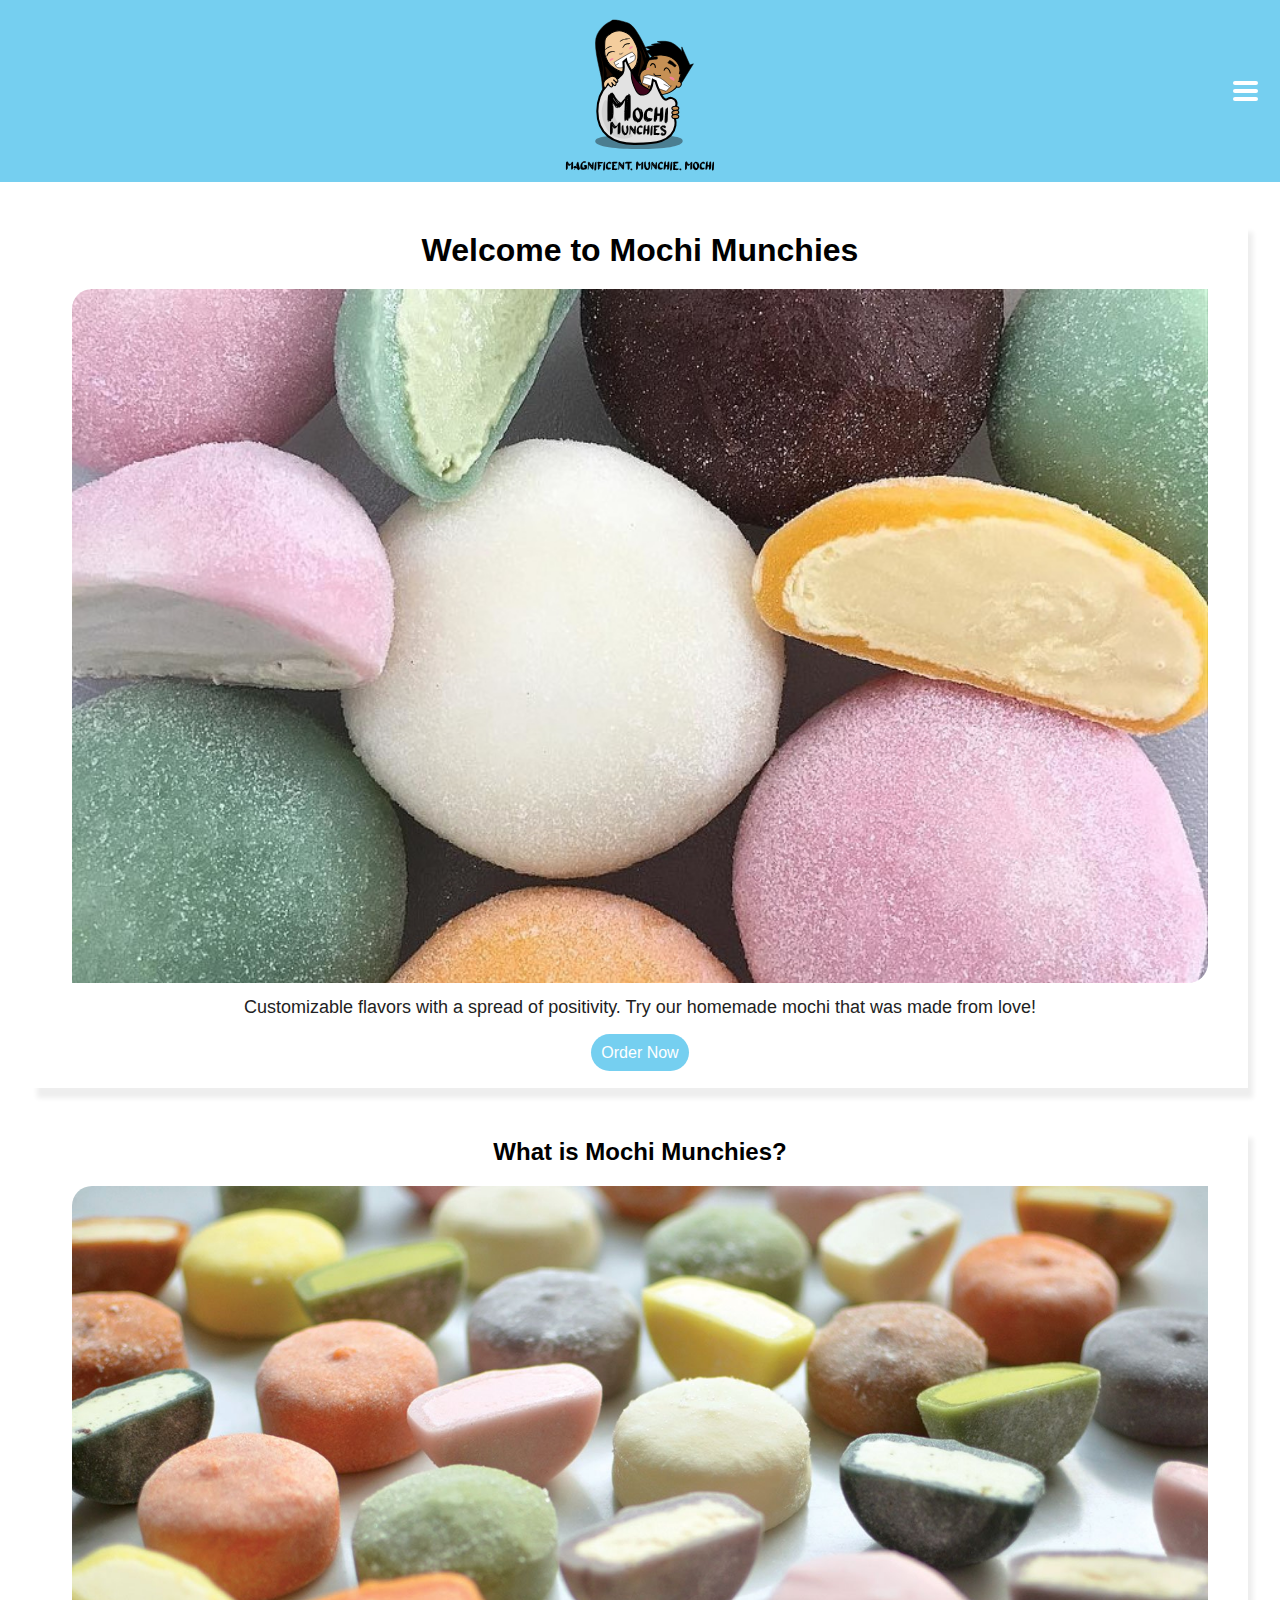
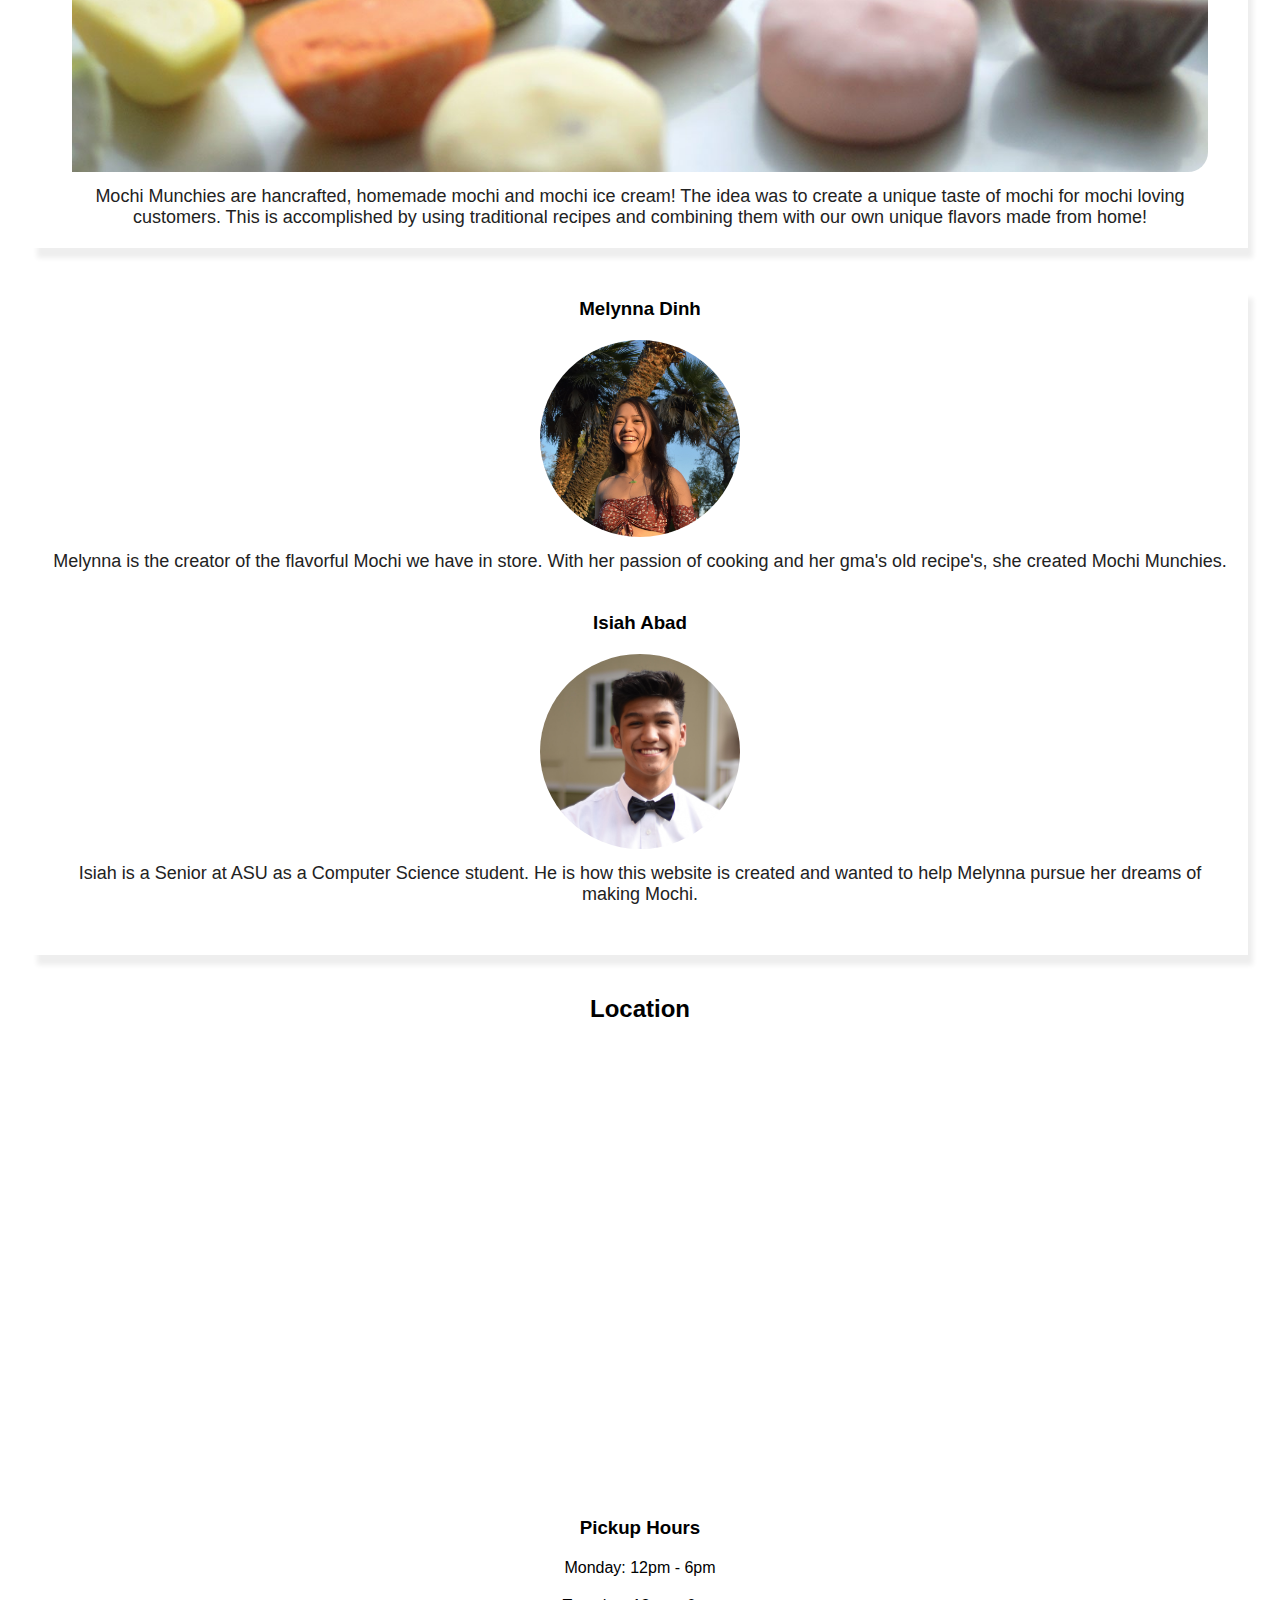
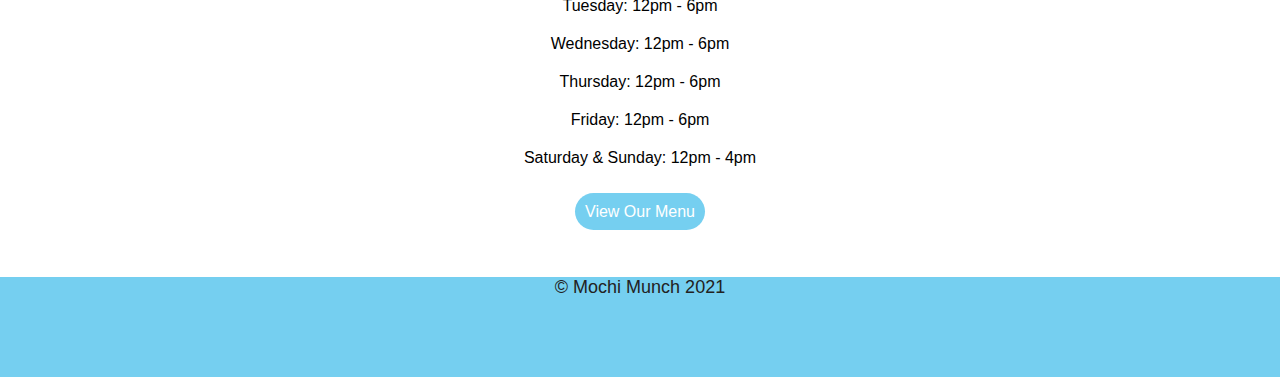
<file: index.html>
<!DOCTYPE html>
<html lang="en">
<head>
    <meta charset="UTF-8">
    <meta http-equiv="X-UA-Compatible" content="IE=edge">
    <meta name="viewport" content="width=device-width, initial-scale=1.0">
    <title>Mochi Munchies 2021</title>
    <link rel="stylesheet" href="styles.css">
</head>
<body>
    
    
    <div id="main-container">

        <header>

            <div class="nav-links" id="nav-links">

                <ul>
                    <li><a href="index.html" class="links">HOME</a></li>
                    <li><a href="" class="links">MENU</a></li>
                    <li><a href="" class="links">CONTACT</a></li>
                    <li><a href="" class="links">MOCHI GAME</a></li>
                </ul>

            </div>

            <div id="logoSlogan-container">
                
                <div id="logo-Container">
                
                    <img src="images/MochiMunchLogoNoBG.svg" alt="Mochi Munch Logo">
                    <img src="images/MMM.svg" alt="Slogan">
                
                </div>
                <div class="hamburger-container" id="hamburger-container" onclick="openNav()">
                        
                    <span class="line"></span>
                    <span class="line"></span>
                    <span class="line"></span>
            
                </div>
                    
            </div>
        </header>

        <main>
            <section>

                <h1>Welcome to Mochi Munchies</h1>

                <img src="images/slideshow-1.jpg" alt="Multiple Mochies image" class="slideshowImg">
                
                <p>Customizable flavors with a spread of positivity. Try our homemade mochi that was made from love!</p>

                <a href="menu.html" class="orderNow-Button" target="_blank">Order Now</a>
            </section>

            <section>
                <h2>What is Mochi Munchies?</h2>

                <img src="images/slideshow-3.jpg" alt="Multiple Mochies image" class="slideshowImg">
                
                <p>Mochi Munchies are hancrafted, homemade mochi and mochi ice cream! The idea was to create a unique taste of mochi for mochi loving customers. This is accomplished by using traditional recipes and combining them with our own unique flavors made from home!</p>
            </section>

            <section id="worker-bio">
               
                <div class="bio">
                    <h3>Melynna Dinh</h3>
                    <img src="images/melynnaPic-cropped.jpg" alt="Melynna Dinh - Owner" class="profilePicImg">
                    <p>Melynna is the creator of the flavorful Mochi we have in store. With her passion of cooking and her gma's old recipe's, she created Mochi Munchies.</p>
                </div>
                <div class="bio">
                    <h3>Isiah Abad</h3>
                    <img src="images/profilePic-cropped.jpg" alt="Isiah Abad - Web Developer" class="profilePicImg">
                    <p>Isiah is a Senior at ASU as a Computer Science student. He is how this website is created and wanted to help Melynna pursue her dreams of making Mochi.</p>
                </div>

            </section>

            <section id="location">
                <h2>Location</h2>
                <iframe src="https://www.google.com/maps/embed?pb=!1m18!1m12!1m3!1d3330.07168269121!2d-111.92518738449135!3d33.42137545815737!2m3!1f0!2f0!3f0!3m2!1i1024!2i768!4f13.1!3m3!1m2!1s0x872b08e691674fbd%3A0x3d82e43d1bfeeb21!2sUniversity%20Park%20Apartments!5e0!3m2!1sen!2sus!4v1622934189627!5m2!1sen!2sus" width="100%" height="450" style="border:0;" allowfullscreen="" loading="lazy"></iframe>

                <div class="hours-container">
                    <h3>Pickup Hours</h3>
                    <div class="hours">
                        <ul>
                            <li>Monday: 12pm - 6pm</li>
                                <li>Tuesday: 12pm - 6pm</li>
                                <li>Wednesday: 12pm - 6pm</li>
                                <li>Thursday: 12pm - 6pm</li>
                                <li>Friday: 12pm - 6pm</li>
                                <li>Saturday & Sunday: 12pm - 4pm</li>
                        </ul>
                    </div>
                </div>
               
                <a href="menu.html" class="orderNow-Button" target="_blank">View Our Menu</a>

            </section>
        </main>

        <footer><p>&copy; Mochi Munch 2021</p></footer>
        
    </div>
    
    

    <script src="script.js"></script>

</body>
</html>
</file>
<file: styles.css>
:root{

    --main-bg-color: #75cff0;
    
}

*, ::before, ::after{

    box-sizing: border-box;
    margin: 0;
    padding: 0;

}

body{
    font-family: 'Gill Sans', 'Gill Sans MT', Calibri, 'Trebuchet MS', sans-serif;
    scroll-behavior: smooth;

   
}

header{
    padding: 10px 0;
    background-color: #75cff0;
}

#logo-Container img{
    width: 150px;
}

#logo-Container{
    
    display: flex;
    flex-direction: column;
    justify-content: center;
    align-items: center;
    
      margin: 0 auto;
    max-width: 300px;
    
}

#logoSlogan-container{
   display: flex;
   align-items: center;
   justify-content: flex-end;
   
   
   margin: 0 20px;

}

#hamburger-container{

    position: absolute;
    display: flex;
    flex-direction: column;
    justify-content: center;
   

    width: 30px;
    height: 30px;
    z-index: 2;
    
    cursor: pointer;
   
}

.line{
    
  
    background-color: #fff;
    width: 25px;
    height: 4px;
    border-radius: 5px;

    margin: 2px auto;
    caret-color: transparent;
    
}


.line.active:nth-child(1){
    position: absolute;
    transform: rotate(-45deg);
    width: 30px;

    transition: all 0.4s ease;
}

.line.active:nth-child(2){
    display: none;

}
.line.active:nth-child(3){
    position: absolute;
    transform: rotate(45deg);
    width: 30px;
    transition: all 0.4s ease;
}
.nav-links{
    

    display: flex;
    justify-content: center;
    align-items: center;
    text-align: center;
    position: absolute;

    background-color: var(--main-bg-color);
    transition: all 0.4s ease;
  
      
    width: 0;
    height: 100vh;
}

.nav-links.active{
    width: 100%;
    transition: all 0.4s ease;
}

.nav-links *{
    text-decoration: none;
    list-style-type: none;

    color: #000;
}

.nav-links a{
    display: none;
}

.nav-links a.active{
    display: block;
    transition: all 0.2s ease;
}

.nav-links li{
    margin-bottom: 50px;
    font-size: 2rem;

   
    
}

.nav-links a:hover{
    transition: all 0.2s ease;
    color: #fff;
}
/*-------------------------------------------*/
main{
    max-width: 95%;
    margin: 0 auto;

    text-align: center;
  
    
   
}

p{
    margin: 10px;
    font-size: 18px;
    color: #222222;
}
h1{
    font-size: 32px;
    
}
main *{
    text-decoration: none;
    list-style: none;
}


header,section, .bio{
    margin-bottom: 40px;

   
}


h1, h2, h3, iframe, .hours{
    margin-bottom: 20px;
    
   
}

.orderNow-Button{
    text-align: center;
    color: #fff;
    background-color: var(--main-bg-color);

    
    height: 50px;
    line-height: 50px;
    padding: 10px;

    border-radius: 20px;
    transition: all ease 0.2s;
}


.orderNow-Button:hover{
    transition: all ease 0.2s;
    padding: 10px 18px;

    color: var(--main-bg-color);
    background-color: #fff;

    border: 2px solid var(--main-bg-color);
}

.slideshowImg{
    width: 95%;
    border-radius: 20px 0 20px 0;
}
.profilePicImg{
    width: 200px;
    border-radius: 50%;
}

section:not(:last-child){
    padding: 10px;
   
    box-shadow: 5px 10px 5px 0px #eee;
}

.hours li{
    
    margin-bottom: 20px;
}


footer{
    text-align: center;
    background-color: var(--main-bg-color);

    height: 100px;
}
</file>
